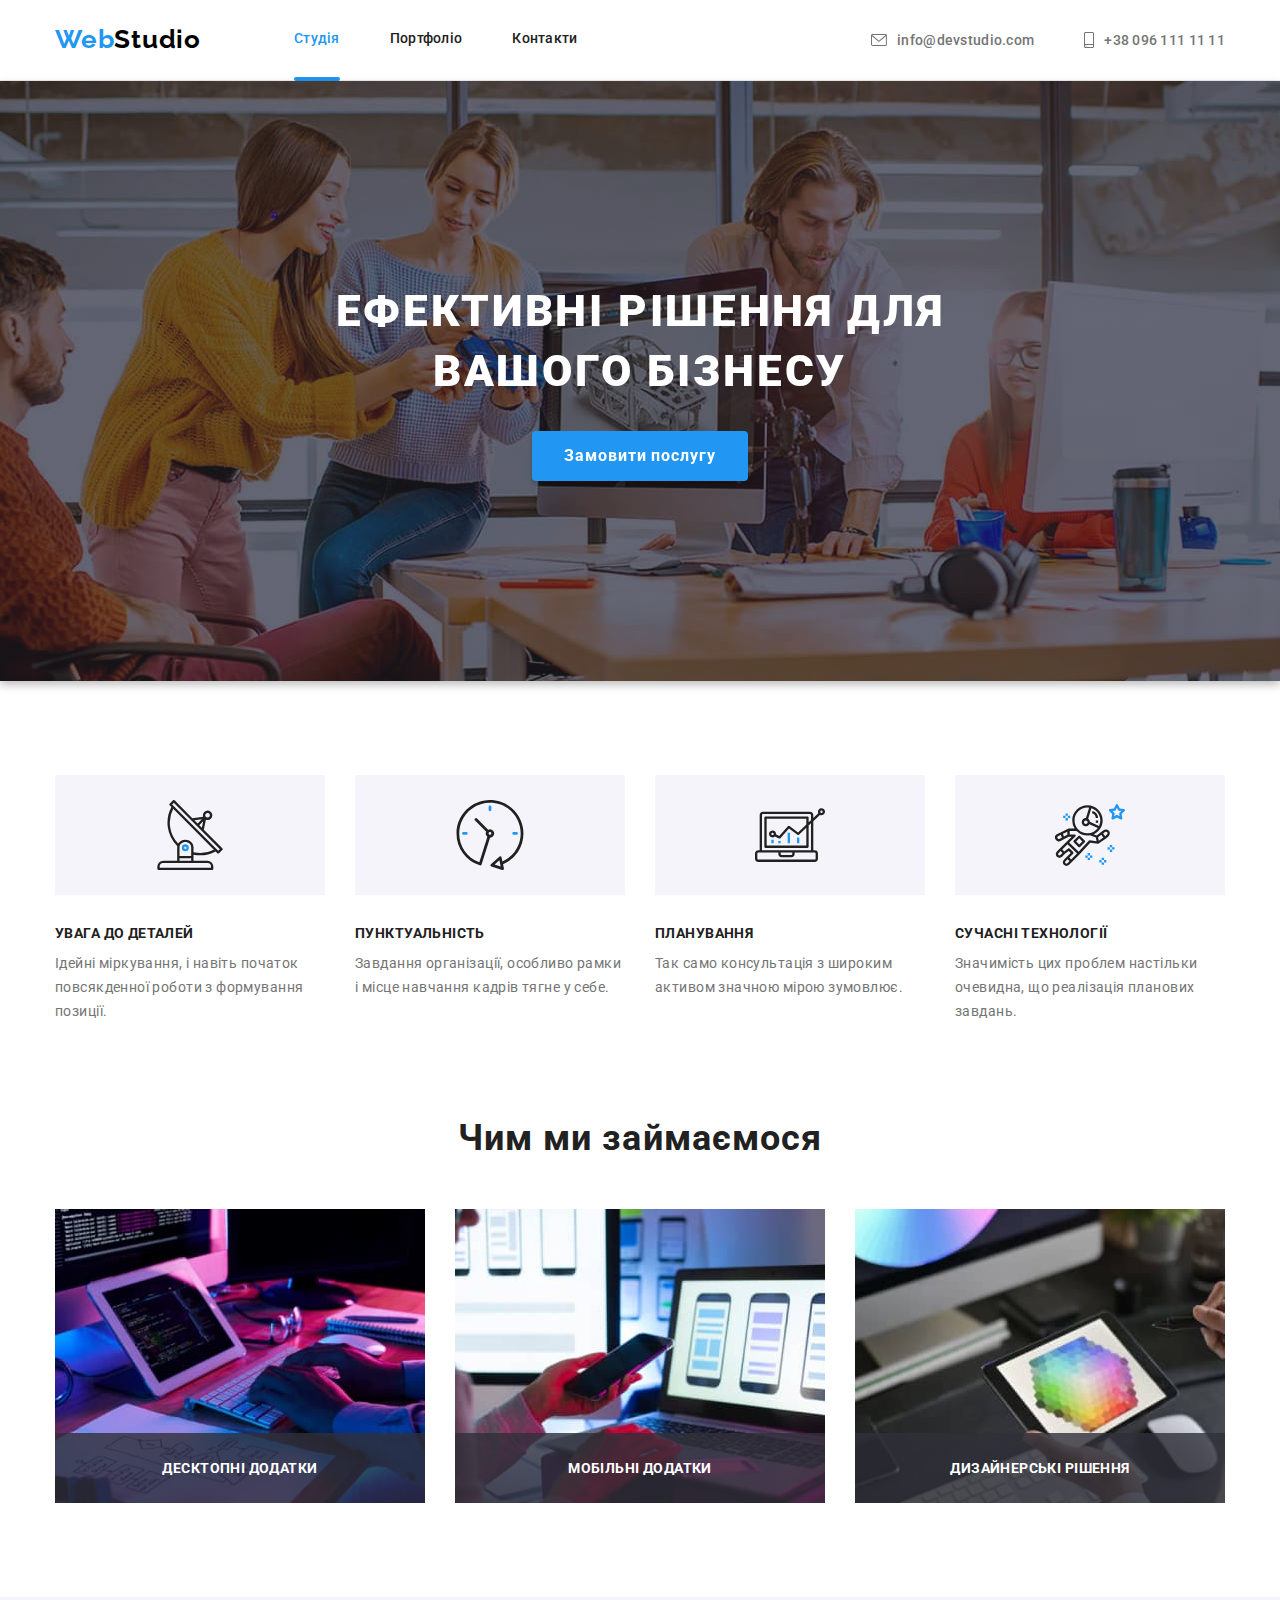
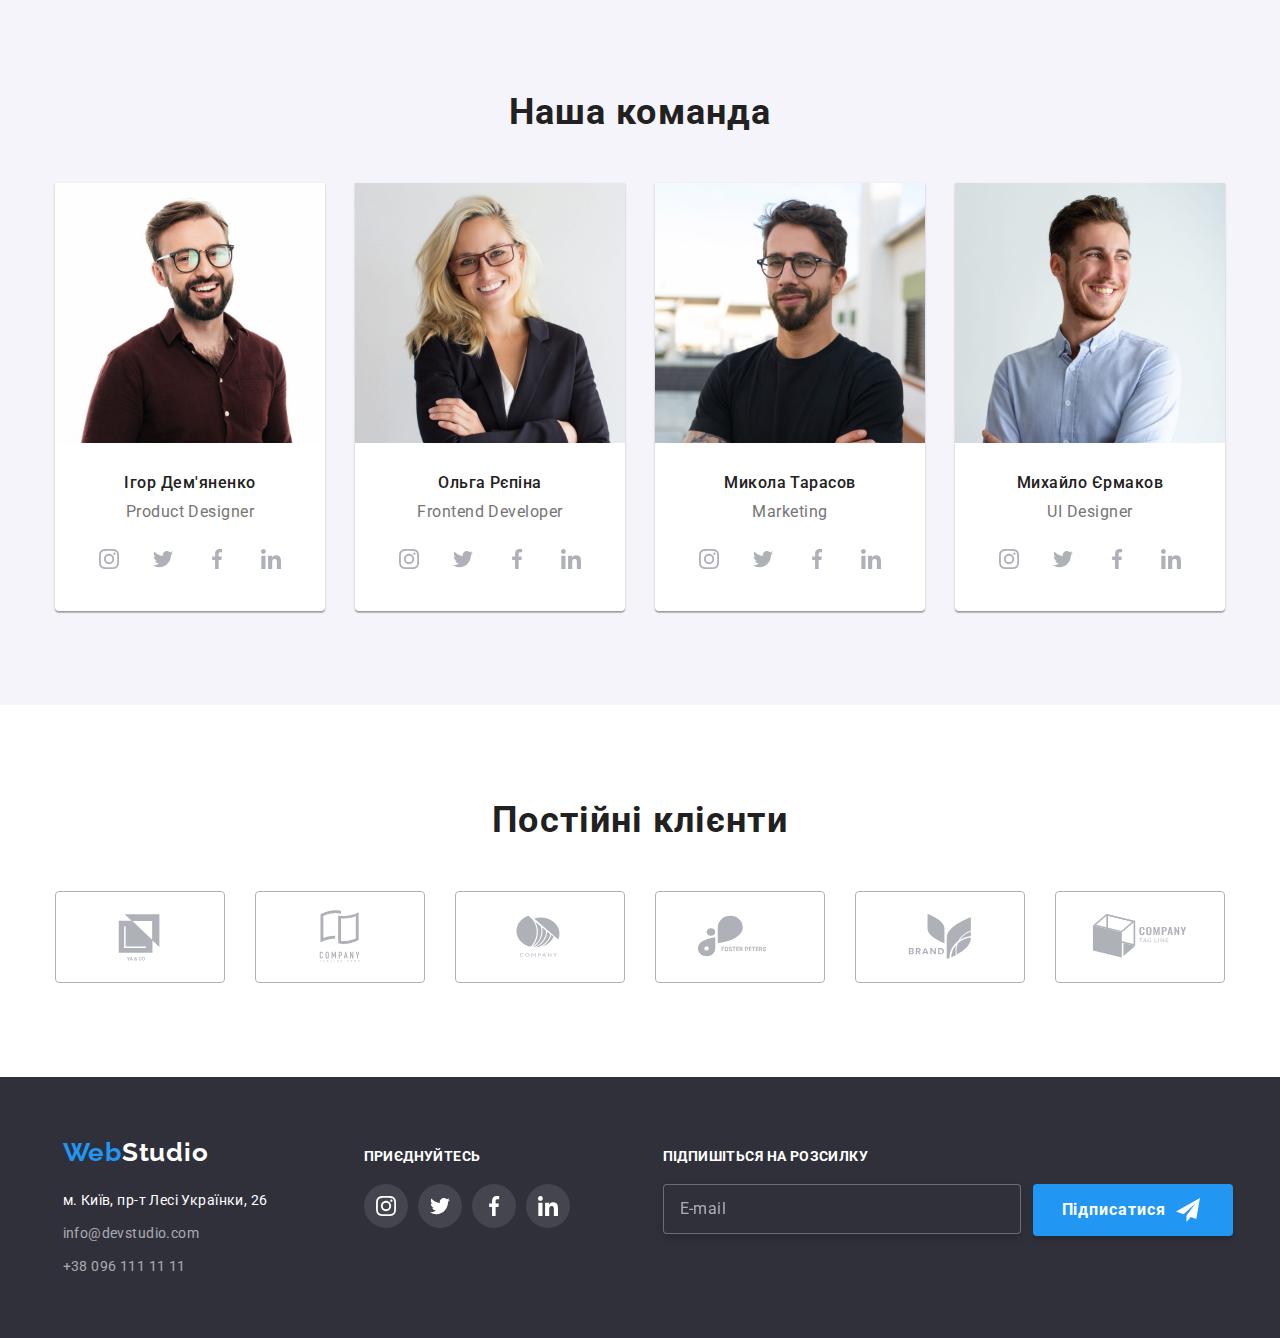
<file: index.html>
<!DOCTYPE html>
<html lang="uk">

<head>
  <meta charset="UTF-8" />
  <meta http-equiv="X-UA-Compatible" content="IE=edge" />
  <meta name="viewport" content="width=device-width, initial-scale=1.0" />
  <title>WebStudio</title>
  <link rel="preconnect" href="https://fonts.googleapis.com" />
  <link rel="preconnect" href="https://fonts.gstatic.com" crossorigin />
  <link href="https://fonts.googleapis.com/css2?family=Raleway:wght@700&family=Roboto:wght@400;500;700;900&display=swap"
    rel="stylesheet" />
  <link rel="stylesheet"
    href="https://cdnjs.cloudflare.com/ajax/libs/modern-normalize/1.1.0/modern-normalize.min.css" />
  <link rel="stylesheet" href="./css/styles.css" />
</head>

<body>
  <header class="page-header">
    <div class="container main-nav">
      <a href="./index.html" class="logo" lang="en"><span class="logo-accent-cl">Web</span>Studio</a>

      <nav>
        <ul class="site-nav list">
          <li class="site-item item">
            <a href="./index.html" class="site-nav-link current">Студія</a>
          </li>
          <li class="site-item item">
            <a href="./portfolio.html" class="site-nav-link">Портфоліо</a>
          </li>
          <li class="site-item item">
            <a href="" class="site-nav-link">Контакти</a>
          </li>
        </ul>
      </nav>

      <ul class="contact-nav list">
        <li class="item contact-link">
          <a href="mailto:info@devstudio.com" class="contact-nav-link">
            <svg class="contact-icon" width="16" height="12">
              <use href="./images/icons.svg#mail"></use>
            </svg>
            info@devstudio.com</a>
        </li>
        <li class="item contact-link">
          <a href="tel:+380961111111" class="contact-nav-link">
            <svg class="contact-icon" width="10" height="16">
              <use href="./images/icons.svg#smartphone"></use>
            </svg>
            +38 096 111 11 11</a>
        </li>
      </ul>
    </div>
  </header>

  <main>
    <!-- Hero -->
    <section class="hero overlay">
      <div class="container">
        <h1 class="hero-title">Ефективні рішення для вашого бізнесу</h1>
        <button data-modal-open class="hero-btn" type="button">Замовити послугу</button>
      </div>

    </section>

    <!-- Переваги -->
    <section class="section">
      <div class="container">
        <h2 class="features-title visually-hidden">Переваги</h2>
        <ul class="features list">
          <li class="features-list item icon-details">
            <div class="features-icon">
              <svg width="70" height="70">
                <use href="./images/icons.svg#antenna"></use>
              </svg>
            </div>
            <h3 class="features-subtitle">УВАГА ДО ДЕТАЛЕЙ</h3>
            <p>Ідейні міркування, і навіть початок повсякденної роботи з формування позиції.</p>
          </li>
          <li class="features-list item icon-time">
            <div class="features-icon">
              <svg width="70" height="70">
                <use href="./images/icons.svg#clock"></use>
              </svg>
            </div>
            <h3 class="features-subtitle">ПУНКТУАЛЬНІСТЬ</h3>
            <p>Завдання організації, особливо рамки і місце навчання кадрів тягне у себе.</p>
          </li>
          <li class="features-list item icon-planning">
            <div class="features-icon">
              <svg width="70" height="70">
                <use href="./images/icons.svg#diagram"></use>
              </svg>
            </div>
            <h3 class="features-subtitle">ПЛАНУВАННЯ</h3>
            <p>Так само консультація з широким активом значною мірою зумовлює.</p>
          </li>
          <li class="features-list item icon-tech">
            <div class="features-icon">
              <svg width="70" height="70">
                <use href="./images/icons.svg#astronaut"></use>
              </svg>
            </div>
            <h3 class="features-subtitle">СУЧАСНІ ТЕХНОЛОГІЇ</h3>
            <p>Значимість цих проблем настільки очевидна, що реалізація планових завдань.</p>
          </li>
        </ul>
      </div>
    </section>

    <!-- Чим ми займаємося-->
    <section class="section work-section">
      <div class="container">
        <h2 class="work-title">Чим ми займаємося</h2>
        <ul class="work list">
          <li class="item">
            <div class="work-thumb">
              <img src="./images/work/ipad-and-keyboard.jpg" alt="верстка макету" width="370" height="294" />
              <p class="work-txt">Десктопні додатки</p>
            </div>
          </li>
          <li class="item">
            <div class="work-thumb">
              <img src="./images/work/telephone-and-notebook.jpg" alt="макет" width="370" height="294" />
              <p class="work-txt">Мобільні додатки</p>
            </div>
          </li>
          <li class="item">
            <div class="work-thumb">
              <img src="./images/work/ipad.jpg" alt="підбір кольору" width="370" height="294" />
              <p class="work-txt">Дизайнерські рішення</p>
            </div>
          </li>
        </ul>
      </div>
    </section>

    <!-- Наша команда -->
    <section class="team-section section">
      <div class="container">
        <h2 class="team-title">Наша команда</h2>
        <ul class="team list">
          <li class="team-list item">
            <img class="team-pic" src="./images/team/igor-demyanenko.jpg" alt="Ігор Дем'яненко" width="270"
              height="260" />
            <div class="team-card">
              <h3 class="team-subtitle">Ігор Дем'яненко</h3>
              <p class="team-txt" lang="en">Product Designer</p>

              <ul class="socials list">
                <li class="social-item item">
                  <a class="social-link" href="https://www.instagram.com/" target="_blank" rel="noreferrer noopener"
                    aria-label="Instagram">
                    <svg class="social-icon" width="20" height="20">
                      <use href="./images/icons.svg#instagram"></use>
                    </svg>

                  </a>
                </li>
                <li class="social-item item">
                  <a class="social-link" href="https://twitter.com/" target="_blank" rel="noreferrer noopener"
                    aria-label="Twitter">
                    <svg class="social-icon" width="20" height="20">
                      <use href="./images/icons.svg#twitter"></use>
                    </svg>

                  </a>
                </li>
                <li class="social-item item">
                  <a class="social-link" href="https://www.facebook.com/" target="_blank" rel="noreferrer noopener"
                    aria-label="Facebook">
                    <svg class="social-icon" width="20" height="20">
                      <use href="./images/icons.svg#facebook"></use>
                    </svg>

                  </a>
                </li>
                <li class="social-item item">
                  <a class="social-link" href="https://www.linkedin.com/" target="_blank" rel="noreferrer noopener"
                    aria-label="Linkedin">
                    <svg class="social-icon" width="20" height="20">
                      <use href="./images/icons.svg#linkedin"></use>
                    </svg>

                  </a>
                </li>
              </ul>

            </div>
          </li>
          <li class="team-list item">
            <img class="team-pic" src="./images/team/olga-repina.jpg" alt="Ольга Рєпіна" width="270" height="260" />
            <div class="team-card">
              <h3 class="team-subtitle">Ольга Рєпіна</h3>
              <p class="team-txt" lang="en">Frontend Developer</p>

              <ul class="socials list">
                <li class="social-item item">
                  <a class="social-link" href="https://www.instagram.com/" target="_blank" rel="noreferrer noopener"
                    aria-label="Instagram">
                    <svg class="social-icon" width="20" height="20">
                      <use href="./images/icons.svg#instagram"></use>
                    </svg>

                  </a>
                </li>
                <li class="social-item item">
                  <a class="social-link" href="https://twitter.com/" target="_blank" rel="noreferrer noopener"
                    aria-label="Twitter">
                    <svg class="social-icon" width="20" height="20">
                      <use href="./images/icons.svg#twitter"></use>
                    </svg>

                  </a>
                </li>
                <li class="social-item item">
                  <a class="social-link" href="https://www.facebook.com/" target="_blank" rel="noreferrer noopener"
                    aria-label="Facebook">
                    <svg class="social-icon" width="20" height="20">
                      <use href="./images/icons.svg#facebook"></use>
                    </svg>

                  </a>
                </li>
                <li class="social-item item">
                  <a class="social-link" href="https://www.linkedin.com/" target="_blank" rel="noreferrer noopener"
                    aria-label="Linkedin">
                    <svg class="social-icon" width="20" height="20">
                      <use href="./images/icons.svg#linkedin"></use>
                    </svg>

                  </a>
                </li>
              </ul>
            </div>
          </li>
          <li class="team-list item">
            <img class="team-pic" src="./images/team/nikola-tarasov.jpg" alt="Микола Тарасов" width="270"
              height="260" />
            <div class="team-card">
              <h3 class="team-subtitle">Микола Тарасов</h3>
              <p class="team-txt" lang="en">Marketing</p>

              <ul class="socials list">
                <li class="social-item item">
                  <a class="social-link" href="https://www.instagram.com/" target="_blank" rel="noreferrer noopener"
                    aria-label="Instagram">
                    <svg class="social-icon" width="20" height="20">
                      <use href="./images/icons.svg#instagram"></use>
                    </svg>

                  </a>
                </li>
                <li class="social-item item">
                  <a class="social-link" href="https://twitter.com/" target="_blank" rel="noreferrer noopener"
                    aria-label="Twitter">
                    <svg class="social-icon" width="20" height="20">
                      <use href="./images/icons.svg#twitter"></use>
                    </svg>

                  </a>
                </li>
                <li class="social-item item">
                  <a class="social-link" href="https://www.facebook.com/" target="_blank" rel="noreferrer noopener"
                    aria-label="Facebook">
                    <svg class="social-icon" width="20" height="20">
                      <use href="./images/icons.svg#facebook"></use>
                    </svg>

                  </a>
                </li>
                <li class="social-item item">
                  <a class="social-link" href="https://www.linkedin.com/" target="_blank" rel="noreferrer noopener"
                    aria-label="Linkedin">
                    <svg class="social-icon" width="20" height="20">
                      <use href="./images/icons.svg#linkedin"></use>
                    </svg>

                  </a>
                </li>
              </ul>

            </div>
          </li>
          <li class="team-list item">
            <img class="team-pic" src="./images/team/mihael-ermakov.jpg" alt="Михайло Єрмаков" width="270"
              height="260" />
            <div class="team-card">
              <h3 class="team-subtitle">Михайло Єрмаков</h3>
              <p class="team-txt" lang="en">UI Designer</p>

              <ul class="socials list">
                <li class="social-item item">
                  <a class="social-link" href="https://www.instagram.com/" target="_blank" rel="noreferrer noopener"
                    aria-label="Instagram">
                    <svg class="social-icon" width="20" height="20">
                      <use href="./images/icons.svg#instagram"></use>
                    </svg>

                  </a>
                </li>
                <li class="social-item item">
                  <a class="social-link" href="https://twitter.com/" target="_blank" rel="noreferrer noopener"
                    aria-label="Twitter">
                    <svg class="social-icon" width="20" height="20">
                      <use href="./images/icons.svg#twitter"></use>
                    </svg>

                  </a>
                </li>
                <li class="social-item item">
                  <a class="social-link" href="https://www.facebook.com/" target="_blank" rel="noreferrer noopener"
                    aria-label="Facebook">
                    <svg class="social-icon" width="20" height="20">
                      <use href="./images/icons.svg#facebook"></use>
                    </svg>

                  </a>
                </li>
                <li class="social-item item">
                  <a class="social-link" href="https://www.linkedin.com/" target="_blank" rel="noreferrer noopener"
                    aria-label="Linkedin">
                    <svg class="social-icon" width="20" height="20">
                      <use href="./images/icons.svg#linkedin"></use>
                    </svg>

                  </a>
                </li>
              </ul>

            </div>
          </li>
        </ul>
      </div>
    </section>

    <!-- Постійні клієнти -->
    <section class="section">
      <div class="container">
        <h2 class="client-title">Постійні клієнти</h2>
        <ul class="clients list">
          <li class="clients-item item">
            <a href="" class="client-link">
              <svg class="client-card" width="106" height="60">
                <use href="./images/icons.svg#logo-client-1"></use>
              </svg>
            </a>

          </li>
          <li class="clients-item item">
            <a href="" class="client-link">
              <svg class="client-card" width="106" height="60">
                <use href="./images/icons.svg#logo-client-2"></use>
              </svg>
            </a>

          </li>
          <li class="clients-item item">
            <a href="" class="client-link">
              <svg class="client-card" width="106" height="60">
                <use href="./images/icons.svg#logo-client-3"></use>
              </svg>
            </a>

          </li>
          <li class="clients-item item">
            <a href="" class="client-link">
              <svg class="client-card" width="106" height="60">
                <use href="./images/icons.svg#logo-client-4"></use>
              </svg>
            </a>

          </li>
          <li class="clients-item item">
            <a href="" class="client-link">
              <svg class="client-card" width="106" height="60">
                <use href="./images/icons.svg#logo-client-5"></use>
              </svg>
            </a>

          </li>
          <li class="clients-item item">
            <a href="" class="client-link">
              <svg class="client-card" width="106" height="60">
                <use href="./images/icons.svg#logo-client-6"></use>
              </svg>
            </a>

          </li>
        </ul>

      </div>
    </section>

  </main>

  <!-- Підвал -->
  <footer class="footer">
    <div class="container footer-list">
      <div class="footer-contact">
        <a href="/index.html" class="logo logo-footer" lang="en"><span class="logo-accent-cl">Web</span><span
            class="logo-ft-cl">Studio</span></a>
        <address>
          <ul class="address list">
            <li class="item">
              <a class="link map" href="https://goo.gl/maps/srSNwpNVW98ARK6E7" target="_blank"
                rel="noreferrer noopener">м. Київ, пр-т Лесі Українки, 26</a>
            </li>
            <li class="item">
              <a href="mailto:info@devstudio.com" class="link">info@devstudio.com</a>
            </li>
            <li class="item"><a href="tel:+380961111111" class="link">+38 096 111 11 11</a></li>
          </ul>
        </address>
      </div>

      <!-- social footer -->
      <div class="socials-footer">
        <h3 class="socials-subtt-ft">
          Приєднуйтесь
        </h3>
        <ul class="socials socials-fl-list list">
          <li class="social-item item">
            <a class="social-link social-ft" href="https://www.instagram.com/" target="_blank" rel="noreferrer noopener"
              aria-label="Instagram">
              <svg class="social-icon" width="20" height="20">
                <use href="./images/icons.svg#instagram"></use>
              </svg>

            </a>
          </li>
          <li class="social-item item">
            <a class="social-link social-ft" href="https://twitter.com/" target="_blank" rel="noreferrer noopener"
              aria-label="Twitter">
              <svg class="social-icon" width="20" height="20">
                <use href="./images/icons.svg#twitter"></use>
              </svg>

            </a>
          </li>
          <li class="social-item item">
            <a class="social-link social-ft" href="https://www.facebook.com/" target="_blank" rel="noreferrer noopener"
              aria-label="Facebook">
              <svg class="social-icon" width="20" height="20">
                <use href="./images/icons.svg#facebook"></use>
              </svg>

            </a>
          </li>
          <li class="social-item item">
            <a class="social-link social-ft" href="https://www.linkedin.com/" target="_blank" rel="noreferrer noopener"
              aria-label="Linkedin">
              <svg class="social-icon" width="20" height="20">
                <use href="./images/icons.svg#linkedin"></use>
              </svg>

            </a>
          </li>
        </ul>
      </div>

      <!-- e-mail input -->
      <div class="subscription">
        <strong class="subscription-subtt">Підпишіться на розсилку</strong>
        <form class="footer-form">
          <label>
            <input class="footer-form-input" type="email" name="mail" placeholder="E-mail">
          </label>

          <button class="ft-btn" type="submit">
            Підписатися
            <svg class="subscription-icon" width="24" height="24">
              <use href="./images/icons.svg#send"></use>
            </svg>
          </button>
        </form>
      </div>

    </div>
  </footer>

  <!-- Modal window -->
  <div class="backdrop is-hidden" data-modal>
    <div class="modal">
      <button data-modal-close class="modal-btn">
        <svg class="modal-icon" width="11" height="11">
          <use href="./images/icons.svg#close"></use>
        </svg>
      </button>

      <form class="register-form" name="register-form">
        <strong class="modal-title">Залиште свої дані, ми вам передзвонимо</strong>

        <div class="register-form-group" role="group">
          <div class="modal-item">
            <label class="register-form-field">
              <span class="register-form-label">Ім'я</span>
              <input class="register-form-input" type="text" name="user_name">
              <svg class="register-form-icon" width="18" height="18">
                <use href="./images/icons.svg#user"></use>
              </svg>
            </label>
          </div>

          <div class="modal-item">
            <label class="register-form-field">
              <span class="register-form-label">Телефон</span>
              <input class="register-form-input" type="text" name="user_phone">
              <svg class="register-form-icon" width="18" height="18">
                <use href="./images/icons.svg#phone"></use>
              </svg>
            </label>
          </div>

          <div class="modal-item">
            <label class="register-form-field">
              <span class="register-form-label">Пошта</span>
              <input class="register-form-input" type="email" name="user_email">
              <svg class="register-form-icon" width="18" height="18">
                <use href="./images/icons.svg#mail-full"></use>
              </svg>
            </label>
          </div>

          <div class="modal-item">
            <label class="register-form-field">
              <span class="register-form-label">Коментар</span>
              <textarea class="register-form-message" name="user-message" rows="5"
                placeholder="Введіть текст"></textarea>
            </label>
          </div>
        </div>

        <label class="modal-checkbox-field">
          <input class="modal-checkbox-input visually-hidden" type="checkbox" name="user-agreement" />
          <svg class="modal-checkbox-icons" width="16" height="15">
            <use class="modal-checkbox-check" href="./images/icons.svg#check-full-cl"></use>
            <use class="modal-checkbox-empty" href="./images/icons.svg#check"></use>
          </svg>
          <span class="modal-checkbox-label">Погоджуюся з розсилкою та приймаю
            <a class="modal-checkbox-link" href="" target="_blank">Умови договору</a>
          </span>
        </label>

        <button class="register-btn" type="submit">Відправити</button>
      </form>
    </div>
  </div>

  <script src="./js/modal.js"></script>

</body>

</html>
</file>
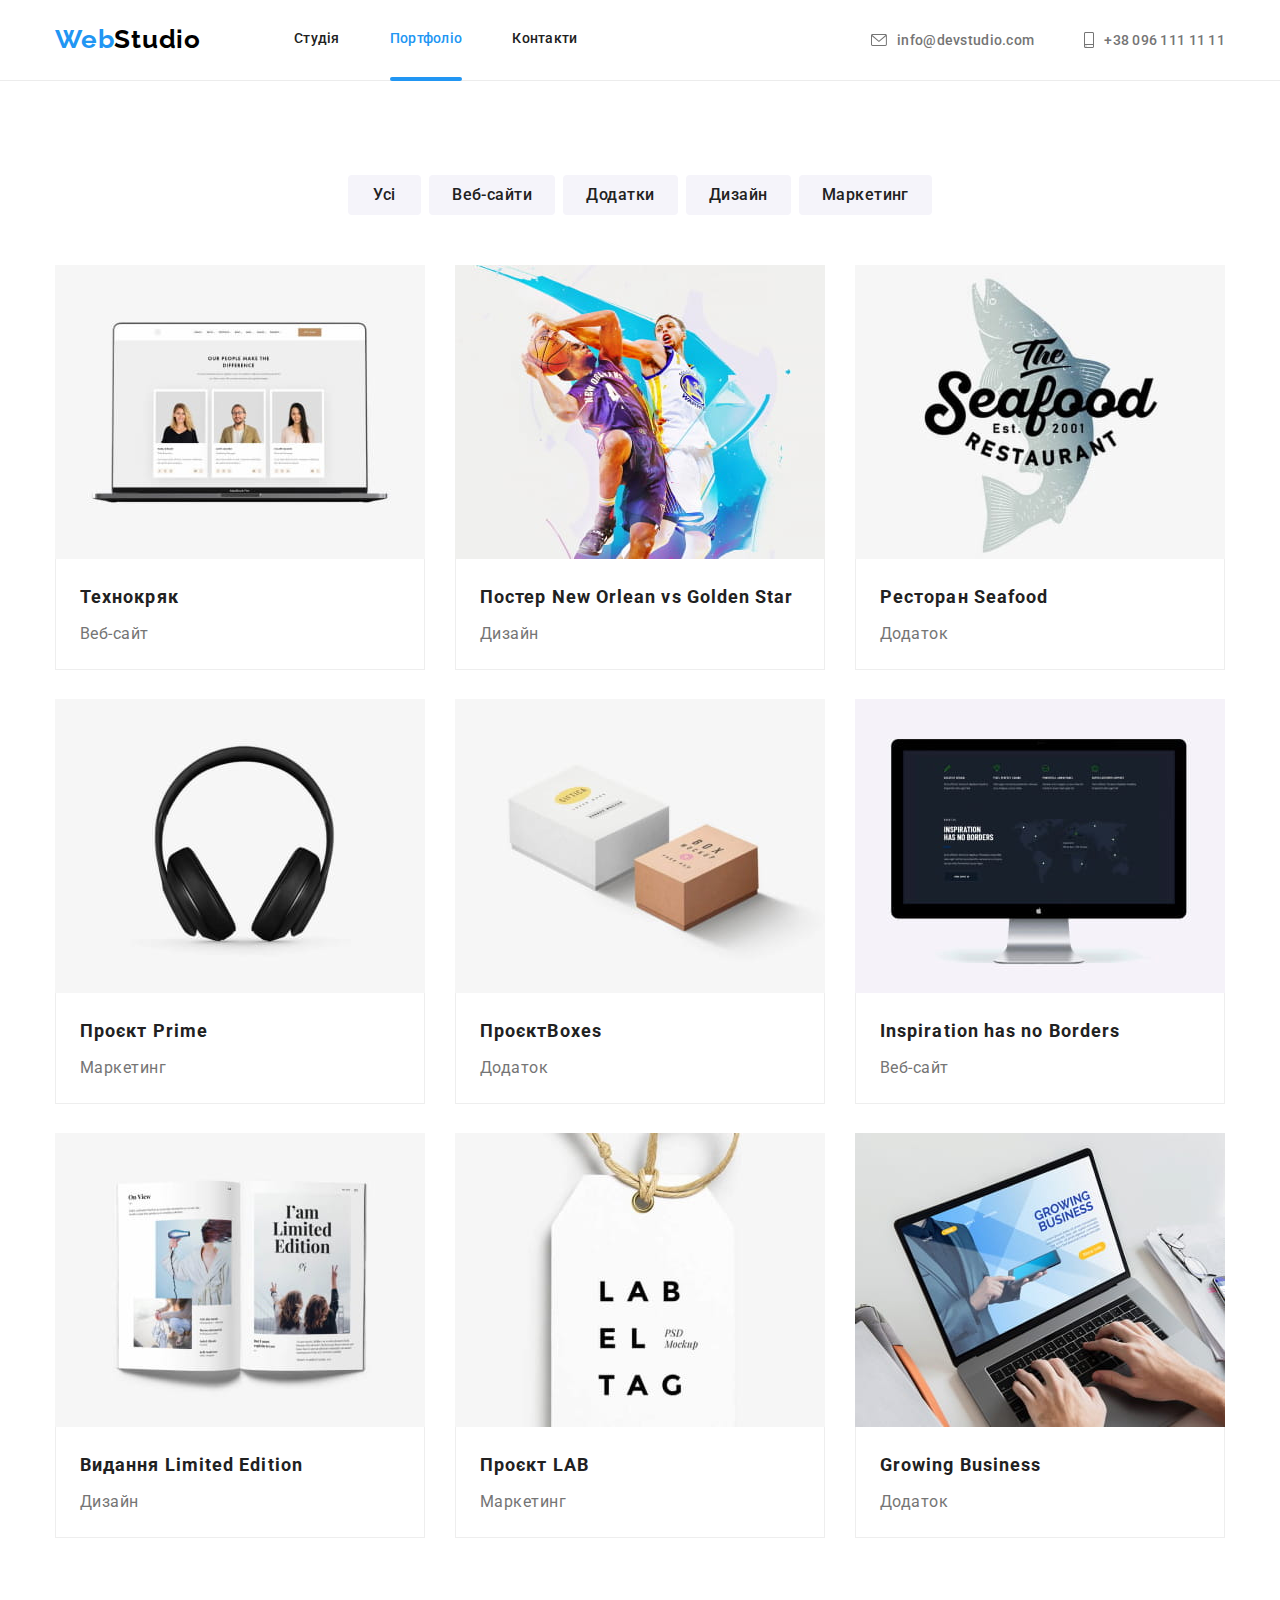
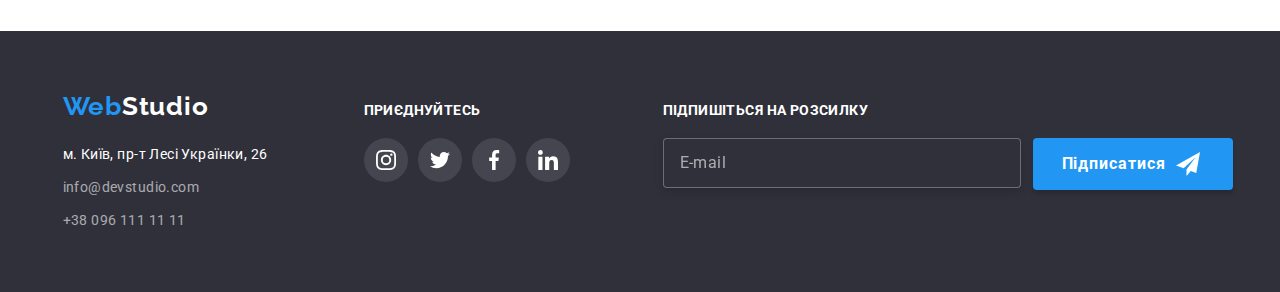
<file: portfolio.html>
<!DOCTYPE html>
<html lang="uk">

<head>
  <meta charset="UTF-8" />
  <meta http-equiv="X-UA-Compatible" content="IE=edge" />
  <meta name="viewport" content="width=device-width, initial-scale=1.0" />
  <title>Portfolio</title>
  <link rel="preconnect" href="https://fonts.googleapis.com" />
  <link rel="preconnect" href="https://fonts.gstatic.com" crossorigin />
  <link href="https://fonts.googleapis.com/css2?family=Raleway:wght@700&family=Roboto:wght@400;500;700;900&display=swap"
    rel="stylesheet" />
  <link rel="stylesheet"
    href="https://cdnjs.cloudflare.com/ajax/libs/modern-normalize/1.1.0/modern-normalize.min.css" />
  <link rel="stylesheet" href="./css/styles.css" />
</head>

<body>
  <header class="page-header">
    <div class="container main-nav">
      <a href="./index.html" class="logo" lang="en"><span class="logo-accent-cl">Web</span>Studio</a>

      <nav>
        <ul class="site-nav list">
          <li class="site-item item">
            <a href="./index.html" class="site-nav-link">Студія</a>
          </li>
          <li class="site-item item">
            <a href="./portfolio.html" class="site-nav-link current">Портфоліо</a>
          </li>
          <li class="site-item item">
            <a href="" class="site-nav-link">Контакти</a>
          </li>
        </ul>
      </nav>

      <ul class="contact-nav list">
        <li class="item contact-link">
          <a href="mailto:info@devstudio.com" class="contact-nav-link">
            <svg class="contact-icon" width="16" height="12">
              <use href="./images/icons.svg#mail"></use>
            </svg>
            info@devstudio.com</a>
        </li>
        <li class="item contact-link">
          <a href="tel:+380961111111" class="contact-nav-link">
            <svg class="contact-icon" width="10" height="16">
              <use href="./images/icons.svg#smartphone"></use>
            </svg>
            +38 096 111 11 11</a>
        </li>
      </ul>
    </div>
  </header>

  <main>
    <section class="section">
      <div class="container">
        <!-- Title-->
        <h1 class="portfolio-title visually-hidden">Портфоліо</h1>

        <!-- Фільтри -->
        <ul class="portfolio-filters list">
          <li class="item">
            <button class="portfolio-btn" type="button">Усі</button>
          </li>
          <li class="item">
            <button class="portfolio-btn" type="button">Веб-сайти</button>
          </li>
          <li class="item">
            <button class="portfolio-btn" type="button">Додатки</button>
          </li>
          <li class="item">
            <button class="portfolio-btn" type="button">Дизайн</button>
          </li>
          <li class="item">
            <button class="portfolio-btn" type="button">Маркетинг</button>
          </li>
        </ul>

        <!-- Проекти-->

        <ul class="gallery list">
          <li class="gallery-list item">
            <a href="" class="gallery-link link">
              <article class="product">

                <div class="gallery-card">
                  <img class="gallery-img" src="./images/portfolio/teсhnokryak.jpg" alt="Технокряк" width="370"
                    height="294" />

                  <div class="gallery-overlay">
                    <p>
                      Ресурс пропонує комплексні пропозиції з різним рівнем функціоналу та сервісів. Все це дозволить
                      відвідувачу отримати вичерпні відомості про компанію чи приватну особу.
                    </p>
                  </div>
                </div>

                <div class="gallery-card-desc">
                  <h2 class="portfolio-subtitle">Технокряк</h2>
                  <p class="portfolio-spec">Веб-сайт</p>
                </div>

              </article>
            </a>
          </li>
          <li class="gallery-list item">
            <a href="" class="gallery-link link">
              <article class="product">

                <div class="gallery-card">
                  <img class="gallery-img" src="./images/portfolio/new-orlean-vs-golden-star.jpg"
                    alt="Постер New Orlean vs Golden Star" width="370" height="294" />
                  <div class="gallery-overlay">
                    <p>
                      Ресурс пропонує комплексні пропозиції з різним рівнем функціоналу та сервісів. Все це дозволить
                      відвідувачу отримати вичерпні відомості про компанію чи приватну особу.
                    </p>
                  </div>
                </div>
                <div class="gallery-card-desc">
                  <h2 class="portfolio-subtitle">
                    Постер <span lang="en">New Orlean vs Golden Star</span>
                  </h2>
                  <p class="portfolio-spec">Дизайн</p>
                </div>

              </article>
            </a>
          </li>
          <li class="gallery-list item">
            <a href="" class="gallery-link link">
              <article class="product">

                <div class="gallery-card">
                  <img class="gallery-img" src="./images/portfolio/seafood.jpg" alt="Ресторан Seafood" width="370"
                    height="294" />
                  <div class="gallery-overlay">
                    <p>
                      Ресурс пропонує комплексні пропозиції з різним рівнем функціоналу та сервісів. Все це дозволить
                      відвідувачу отримати вичерпні відомості про компанію чи приватну особу.
                    </p>
                  </div>
                </div>
                <div class="gallery-card-desc">
                  <h2 class="portfolio-subtitle">Ресторан <span lang="en">Seafood</span></h2>
                  <p class="portfolio-spec">Додаток</p>
                </div>

              </article>
            </a>
          </li>
          <li class="gallery-list item">
            <a href="" class="gallery-link link">
              <article class="product">

                <div class="gallery-card">
                  <img class="gallery-img" src="./images/portfolio/prime.jpg" alt="Проєкт Prime" width="370"
                    height="294" />
                  <div class="gallery-overlay">
                    <p>
                      Ресурс пропонує комплексні пропозиції з різним рівнем функціоналу та сервісів. Все це дозволить
                      відвідувачу отримати вичерпні відомості про компанію чи приватну особу.
                    </p>
                  </div>
                </div>
                <div class="gallery-card-desc">
                  <h2 class="portfolio-subtitle">Проєкт <span lang="en">Prime</span></h2>
                  <p class="portfolio-spec">Маркетинг</p>
                </div>
              </article>
            </a>
          </li>
          <li class="gallery-list item">
            <a href="" class="gallery-link link">
              <article class="product">

                <div class="gallery-card">
                  <img class="gallery-img" src="./images/portfolio/boxes.jpg" alt="Проєкт Boxes" width="370"
                    height="294" />
                  <div class="gallery-overlay">
                    <p>
                      Ресурс пропонує комплексні пропозиції з різним рівнем функціоналу та сервісів. Все це дозволить
                      відвідувачу отримати вичерпні відомості про компанію чи приватну особу.
                    </p>
                  </div>
                </div>
                <div class="gallery-card-desc">
                  <h2 class="portfolio-subtitle">Проєкт<span lang="en">Boxes</span></h2>
                  <p class="portfolio-spec">Додаток</p>
                </div>

              </article>
            </a>
          </li>
          <li class="gallery-list item">
            <a href="" class="gallery-link link">
              <article class="product">

                <div class="gallery-card">
                  <img class="gallery-img" src="./images/portfolio/inspiration-has-no-borders.jpg"
                    alt="Inspiration has no Borders" width="370" height="294" />
                  <div class="gallery-overlay">
                    <p>
                      Ресурс пропонує комплексні пропозиції з різним рівнем функціоналу та сервісів. Все це дозволить
                      відвідувачу отримати вичерпні відомості про компанію чи приватну особу.
                    </p>
                  </div>
                </div>
                <div class="gallery-card-desc">
                  <h2 class="portfolio-subtitle" lang="en">Inspiration has no Borders</h2>
                  <p class="portfolio-spec">Веб-сайт</p>
                </div>
              </article>
            </a>
          </li>
          <li class="gallery-list item">
            <a href="" class="gallery-link link">
              <article class="product">

                <div class="gallery-card">
                  <img class="gallery-img" src="./images/portfolio/limited-edition.jpg" alt="Видання Limited Edition"
                    width="370" height="294" />
                  <div class="gallery-overlay">
                    <p>
                      Ресурс пропонує комплексні пропозиції з різним рівнем функціоналу та сервісів. Все це дозволить
                      відвідувачу отримати вичерпні відомості про компанію чи приватну особу.
                    </p>
                  </div>
                </div>

                <div class="gallery-card-desc">
                  <h2 class="portfolio-subtitle">Видання <span lang="en">Limited Edition</span></h2>
                  <p class="portfolio-spec">Дизайн</p>
                </div>

              </article>
            </a>
          </li>
          <li class="gallery-list item">
            <a href="" class="gallery-link link">

              <article class="product">
                <div class="gallery-card">
                  <img class="gallery-img" src="./images/portfolio/lab.jpg" alt="Проєкт LAB" width="370" height="294" />

                  <div class="gallery-overlay">
                    <p>
                      Ресурс пропонує комплексні пропозиції з різним рівнем функціоналу та сервісів. Все це дозволить
                      відвідувачу отримати вичерпні відомості про компанію чи приватну особу.
                    </p>
                  </div>

                </div>

                <div class="gallery-card-desc">
                  <h2 class="portfolio-subtitle">Проєкт <span lang="en">LAB</span></h2>
                  <p class="portfolio-spec">Маркетинг</p>
                </div>

              </article>
            </a>
          </li>
          <li class="gallery-list item">
            <a href="" class="gallery-link link">
              <article class="product">
                <div class="gallery-card">
                  <img class="gallery-img" src="./images/portfolio/growing-business.jpg" alt="Growing Business"
                    width="370" height="294" />

                  <div class="gallery-overlay">
                    <p>
                      Ресурс пропонує комплексні пропозиції з різним рівнем функціоналу та сервісів. Все це дозволить
                      відвідувачу отримати вичерпні відомості про компанію чи приватну особу.
                    </p>
                  </div>

                </div>

                <div class="gallery-card-desc">
                  <h2 class="portfolio-subtitle" lang="en">Growing Business</h2>
                  <p class="portfolio-spec">Додаток</p>
                </div>

              </article>
            </a>
          </li>
        </ul>
      </div>
    </section>
  </main>

  <!-- Підвал -->
  <footer class="footer">
    <div class="container footer-list">
      <div class="footer-contact">
        <a href="/index.html" class="logo logo-footer" lang="en"><span class="logo-accent-cl">Web</span><span
            class="logo-ft-cl">Studio</span></a>
        <address>
          <ul class="address list">
            <li class="item">
              <a class="link map" href="https://goo.gl/maps/srSNwpNVW98ARK6E7" target="_blank"
                rel="noreferrer noopener">м. Київ, пр-т Лесі Українки, 26</a>
            </li>
            <li class="item">
              <a href="mailto:info@devstudio.com" class="link">info@devstudio.com</a>
            </li>
            <li class="item"><a href="tel:+380961111111" class="link">+38 096 111 11 11</a></li>
          </ul>
        </address>
      </div>

      <!-- social footer -->
      <div class="socials-footer">
        <h3 class="socials-subtt-ft">
          Приєднуйтесь
        </h3>
        <ul class="socials socials-fl-list list">
          <li class="social-item item">
            <a class="social-link social-ft" href="https://www.instagram.com/" target="_blank" rel="noreferrer noopener"
              aria-label="Instagram">
              <svg class="social-icon" width="20" height="20">
                <use href="./images/icons.svg#instagram"></use>
              </svg>

            </a>
          </li>
          <li class="social-item item">
            <a class="social-link social-ft" href="https://twitter.com/" target="_blank" rel="noreferrer noopener"
              aria-label="Twitter">
              <svg class="social-icon" width="20" height="20">
                <use href="./images/icons.svg#twitter"></use>
              </svg>

            </a>
          </li>
          <li class="social-item item">
            <a class="social-link social-ft" href="https://www.facebook.com/" target="_blank" rel="noreferrer noopener"
              aria-label="Facebook">
              <svg class="social-icon" width="20" height="20">
                <use href="./images/icons.svg#facebook"></use>
              </svg>

            </a>
          </li>
          <li class="social-item item">
            <a class="social-link social-ft" href="https://www.linkedin.com/" target="_blank" rel="noreferrer noopener"
              aria-label="Linkedin">
              <svg class="social-icon" width="20" height="20">
                <use href="./images/icons.svg#linkedin"></use>
              </svg>

            </a>
          </li>
        </ul>
      </div>

      <!-- e-mail input -->
      <div class="subscription">
        <strong class="subscription-subtt">Підпишіться на розсилку</strong>
        <form class="footer-form">
          <label>
            <input class="footer-form-input" type="email" name="mail" placeholder="E-mail">
          </label>

          <button class="ft-btn" type="submit">
            Підписатися
            <svg class="subscription-icon" width="24" height="24">
              <use href="./images/icons.svg#send"></use>
            </svg>
          </button>
        </form>
      </div>

    </div>
  </footer>
</body>

</html>
</file>
<file: css/styles.css>
:root {
  /* Fonts */
  --main-font: 'Roboto', sans-serif;
  --secondary-font: 'Raleway', sans-serif;

  /* Text colors */
  --main-txt-cl: #757575;
  --heading-txt-cl: #212121;
  --dark-txt-cl: #000000;
  --light-txt-cl: #ffffff;
  --accent-txt-cl: #2196f3;
  --active-txt-cl: #188ce8;
  --ft-txt-cl: rgba(255, 255, 255, 0.6);
  --ph-txt-cl: rgba(117, 117, 117, 0.5);
  --phft-txt-cl: rgba(255, 255, 255, 0.6);

  /* Background colors */
  --bg-cl: #ffffff;
  --section-bg-cl: #f5f4fa;
  --accent-bg-cl: #2f303a;
  --card-bg-cl: rgba(33, 150, 243, 0.9);
  --desk-bg-cl: rgba(47, 48, 58, 0.8);
  --grey-bg-cl: rgba(255, 255, 255, 0.1);
  --modal-bg-cl: rgba(0, 0, 0, 0.2);

  /* Button colors */
  --accent-bt-cl: #2196f3;
  --active-bt-cl: #188ce8;
  --light-bt-cl: #ffffff;

  /* Line colors */
  --line-cl: #ececec;
  --border-ln-cl: #eeeeee;
  --border-card-cl: #afb1b8;

  /* Others */
}

body {
  margin: 0;

  color: var(--main-txt-cl);
  background-color: var(--bg-cl);
  font-family: var(--main-font);
  font-size: 14px;
  line-height: calc(24 / 14);
  letter-spacing: 0.03em;
}

img {
  display: block;
  max-width: 100%;
  height: auto;
}

/* reset */

.link,
.contact-nav-link {
  text-decoration: none;
  color: currentColor;
}

.list {
  list-style: none;
}

h1,
h2,
h3,
h4,
h5,
h6,
p,
ul {
  margin: 0;
  padding: 0;
}

/**
  |============================
  | Header
  |============================
*/

.page-header {
  max-width: 1600px;
  margin-right: auto;
  margin-left: auto;

  border-bottom: 1px solid var(--line-cl);
}

.container {
  width: 1200px;
  margin-left: auto;
  margin-right: auto;
  padding-right: 15px;
  padding-left: 15px;

  /* outline: 2px solid turquoise;
  outline-offset: -2px; */
}

.main-nav {
  display: flex;
  align-items: center;
}

/* Логотип  */

.logo {
  display: block;
  padding-top: 24px;
  padding-bottom: 25px;
  margin-right: 93px;

  color: var(--dark-txt-cl);
  font-family: var(--secondary-font);
  font-weight: 700;
  font-size: 26px;
  line-height: calc(31 / 26);
  letter-spacing: 0.03em;
  text-decoration: none;
}

.logo-accent-cl {
  color: var(--accent-txt-cl);
}

/* Меню  */

.site-nav {
  display: flex;
  color: var(--heading-txt-cl);
}

.site-item {
  position: relative;
}

.site-nav .item:not(:last-child),
.contact-nav .item:not(:last-child) {
  margin-right: 50px;
}

.site-nav-link,
.contact-nav-link {
  padding-top: 32px;
  padding-bottom: 32px;
  padding-right: 0;
  padding-left: 0;

  color: var(--heading-txt-cl);
  font-family: inherit;
  font-weight: 500;
  line-height: calc(16 / 14);
  letter-spacing: 0.02em;
  text-decoration: none;

  transition: color 250ms cubic-bezier(0.4, 0, 0.2, 1);
}

.site-nav-link:hover,
.site-nav-link:focus,
.contact-nav-link:hover,
.contact-nav-link:focus {
  color: var(--accent-txt-cl);
  cursor: pointer;
}

.current {
  color: var(--accent-txt-cl);
  transition: background 250ms cubic-bezier(0.4, 0, 0.2, 1);
}

.current::after {
  content: '';
  position: relative;
  top: 95%;
  right: 0;

  display: block;
  width: 100%;
  height: 4px;
  background: var(--accent-bt-cl);
  border-radius: 2px;
}

/* Контакти */

.contact-nav {
  display: flex;
  margin-left: auto;
}

.contact-nav-link {
  display: flex;
  align-items: center;

  color: var(--main-txt-cl);
}

.contact-link .site-nav-link:active {
  color: var(--active-txt-cl);
}

.contact-icon:hover,
.contact-icon:focus {
  fill: var(--accent-txt-cl);

  cursor: pointer;
}

.contact-icon {
  margin-right: 10px;
  align-items: center;

  fill: currentColor;
}

/**
  |============================
  | Hero
  |============================
*/

.hero {
  padding-top: 200px;
  padding-bottom: 200px;

  background-color: var(--accent-bg-cl);
  text-align: center;

  filter: drop-shadow(0px 4px 4px rgba(0, 0, 0, 0.25));

  /* outline: 2px solid turquoise; */
}

.overlay {
  max-width: 1600px;
  margin-left: auto;
  margin-right: auto;

  background-image: linear-gradient(to right, rgba(47, 48, 58, 0.4), rgba(47, 48, 58, 0.4)),
    url(../images/hero/hero.jpg);
  background-repeat: no-repeat;
  background-position: center;
  background-size: cover;
}

.hero-title {
  margin-left: auto;
  margin-right: auto;
  margin-bottom: 30px;
  width: 696px;
  justify-content: center;

  color: var(--light-txt-cl);
  font-weight: 900;
  font-size: 44px;
  line-height: calc(60 / 44);
  text-align: center;
  letter-spacing: 0.06em;
  text-transform: uppercase;
}

.hero-btn {
  display: inline-block;
  padding: 9px 31px;
  margin-left: auto;
  margin-right: auto;
  min-width: 214px;

  color: var(--light-txt-cl);
  font-family: inherit;
  font-weight: 700;
  font-size: 16px;
  line-height: calc(30 / 16);

  align-items: center;
  text-align: center;
  letter-spacing: 0.06em;
  cursor: pointer;

  border: 1px solid transparent;
  /* bg */
  background: var(--accent-bt-cl);
  box-shadow: 0px 4px 4px rgba(0, 0, 0, 0.15);
  border-radius: 4px;

  transition: background-color 250ms cubic-bezier(0.4, 0, 0.2, 1);
}

.hero-btn:hover,
.hero-btn:focus {
  background-color: var(--active-bt-cl);
  cursor: pointer;
}

/**
  |============================
  | Features
  |============================
*/

.section {
  padding-top: 94px;
  padding-bottom: 94px;
}

.features-title,
.work-title,
.team-title,
.portfolio-title,
.client-title {
  margin-bottom: 50px;

  color: var(--heading-txt-cl);
  font-weight: 700;
  font-size: 36px;
  line-height: calc(42 / 36);
  letter-spacing: 0.03em;
  text-align: center;
}

.visually-hidden {
  position: absolute;
  width: 1px;
  height: 1px;
  margin: -1px;
  border: 0;
  padding: 0;
  white-space: nowrap;
  clip-path: inset(100%);
  clip: rect(0 0 0 0);
  overflow: hidden;
}

.features {
  display: flex;
  align-items: flex-start;
  gap: 30px;
}

.features-icon {
  display: flex;
  width: 270px;
  height: 120px;
  padding: 0;
  margin: 0;
  justify-content: center;
  align-items: center;

  background-color: var(--section-bg-cl);
}

.features-subtitle {
  margin-top: 30px;
  margin-bottom: 10px;

  color: var(--heading-txt-cl);
  font-weight: 700;
  font-size: 14px;
  letter-spacing: 0.03em;
  line-height: calc(16 / 14);
  text-transform: uppercase;
}

/**
  |============================
  | Work
  |============================
*/

.work-section {
  padding-top: 0;
}

.work {
  display: flex;
  align-items: center;
  gap: 30px;
}

.work-thumb {
  position: relative;
}

.work-txt {
  position: absolute;
  right: 0;
  bottom: 0;
  width: 100%;
  height: 70px;

  display: flex;
  align-items: center;
  justify-content: center;

  color: var(--light-txt-cl);
  background-color: var(--desk-bg-cl);
  font-weight: 700;
  font-size: 14px;
  line-height: calc(16 / 14);
  letter-spacing: 0.03em;
  text-transform: uppercase;
}

/**
  |============================
  | Team
  |============================
*/

.team-section {
  background-color: var(--section-bg-cl);
}

.team {
  display: flex;
  gap: 30px;
}

.team-list {
  background: var(--bg-cl);

  box-shadow: 0px 1px 3px rgba(0, 0, 0, 0.12), 0px 1px 1px rgba(0, 0, 0, 0.14),
    0px 2px 1px rgba(0, 0, 0, 0.2);
  border-radius: 0px 0px 4px 4px;
}

.team-card {
  padding-top: 30px;
  padding-bottom: 30px;
}

.team-subtitle {
  margin-bottom: 10px;

  color: var(--heading-txt-cl);
  font-weight: 500;
  font-size: 16px;
  line-height: calc(19 / 16);
  text-align: center;
  letter-spacing: 0.03em;
}

.team-txt {
  margin-bottom: 16px;
  font-size: 16px;
  line-height: calc(19 / 16);
  text-align: center;
  letter-spacing: 0.03em;
}

/* socials */
.socials {
  display: flex;
  justify-content: center;
  align-items: center;
  gap: 10px;
}

.social-link {
  display: flex;
  align-items: center;
  justify-content: center;

  width: 44px;
  height: 44px;

  color: var(--border-card-cl);
  background-color: var(--light-bt-cl);
  border-radius: 50%;

  transition: color 250ms cubic-bezier(0.4, 0, 0.2, 1),
    background-color 250ms cubic-bezier(0.4, 0, 0.2, 1);
}

.social-link:hover,
.social-link:focus {
  color: var(--light-bt-cl);
  background-color: var(--accent-bt-cl);

  cursor: pointer;
}

.social-icon {
  fill: currentColor;
}

/**
  |============================
  | Clients
  |============================
*/
.clients {
  display: flex;
  align-items: flex-start;
  gap: 30px;
}
.clients-item {
  width: 170px;
  height: 92px;
}

.client-link {
  width: 100%;
  height: 100%;
  display: flex;
  align-items: center;
  justify-content: center;

  fill: var(--border-card-cl);
  border: 1px solid var(--border-card-cl);
  border-radius: 4px;

  transition: fill 250ms cubic-bezier(0.4, 0, 0.2, 1), border 250ms cubic-bezier(0.4, 0, 0.2, 1);
}

.client-link:hover,
.client-link:focus {
  fill: var(--accent-bt-cl);
  border: 1px solid var(--accent-bt-cl);

  cursor: pointer;
}

/**
  |============================
  | Portfolio filters 
  |============================
*/

.portfolio-filters {
  display: flex;
  margin-bottom: 50px;
  justify-content: center;
  align-items: center;
}

.portfolio-filters .item + .item {
  margin-left: 8px;
}

.portfolio-btn {
  display: inline-block;
  padding: 6px 22px;
  min-width: 73px;

  color: var(--heading-txt-cl);
  background: var(--section-bg-cl);
  font-family: inherit;
  font-weight: 500;
  font-size: 16px;
  line-height: calc(26 / 16);
  text-align: center;
  letter-spacing: 0.03em;

  cursor: pointer;
  border: 1px solid transparent;
  border-radius: 4px;

  transition: color 250ms cubic-bezier(0.4, 0, 0.2, 1),
    background 250ms cubic-bezier(0.4, 0, 0.2, 1), box-shadow 250ms cubic-bezier(0.4, 0, 0.2, 1);
}

.portfolio-btn:hover,
.portfolio-btn:focus {
  /* padding: 6px 25px; */
  color: var(--light-txt-cl);
  background: var(--accent-bt-cl);
  box-shadow: 0px 3px 1px rgba(0, 0, 0, 0.1), 0px 1px 2px rgba(0, 0, 0, 0.08),
    0px 2px 2px rgba(0, 0, 0, 0.12);
}

/**
  |============================
  | Portfolio gallery
  |============================
*/

.gallery {
  display: flex;
  flex-wrap: wrap;
}

.gallery-list {
  display: block;
  width: 370px;
  height: 404px;

  background: var(--bg-cl);
}

.gallery-link {
  transition: box-shadow 250ms cubic-bezier(0.4, 0, 0.2, 1);
}

.gallery-list a:hover .product,
.gallery-list a:focus .product {
  box-shadow: 0px 1px 1px rgba(0, 0, 0, 0.12), 0px 4px 4px rgba(0, 0, 0, 0.06),
    1px 4px 6px rgba(0, 0, 0, 0.16);
}

.gallery-card {
  position: relative;
  overflow: hidden;
}

.gallery-overlay {
  position: absolute;
  top: 0;
  left: 0;
  width: 100%;
  height: 100%;

  padding-top: 63px;
  padding-right: 24px;
  padding-left: 24px;

  color: var(--bg-cl);
  background-color: var(--card-bg-cl);
  font-size: 18px;
  line-height: calc(28 / 18);
  letter-spacing: 0.03em;

  opacity: 0;
  transition: transform 250ms cubic-bezier(0.4, 0, 0.2, 1),
    opacity 250ms cubic-bezier(0.4, 0, 0.2, 1);
  transform: translateY(100%);
}

.gallery-link:hover .gallery-overlay,
.gallery-link:focus .gallery-overlay {
  transform: translateY(0);
  opacity: 1;
}

.gallery-card-desc {
  padding-top: 20px;
  padding-right: 24px;
  padding-bottom: 20px;
  padding-left: 24px;

  border-right: 1px solid var(--border-ln-cl);
  border-bottom: 1px solid var(--border-ln-cl);
  border-left: 1px solid var(--border-ln-cl);
}

.portfolio-subtitle {
  margin-bottom: 4px;

  color: var(--heading-txt-cl);
  font-weight: 700;
  font-size: 18px;
  line-height: calc(36 / 18);
  letter-spacing: 0.06em;
}

.gallery-list:not(:nth-child(3n)) {
  margin-right: 30px;
}

.gallery-list:not(:nth-last-child(-n + 3)) {
  margin-bottom: 30px;
}

.portfolio-spec {
  font-size: 16px;
  line-height: calc(30 / 16);
  letter-spacing: 0.03em;
}

/**
  |============================
  | Footer
  |============================
*/

.footer {
  padding-top: 60px;
  padding-bottom: 60px;
  padding-left: 15px;

  color: var(--light-txt-cl);
  background-color: var(--accent-bg-cl);
}

.footer-list {
  display: flex;
  align-items: baseline;
}

.footer-contact {
  margin-right: 70px;
  flex-grow: 1;
}

.logo-footer {
  margin-bottom: 20px;
  margin-right: 0;
  padding: 0;
}

.logo-ft-cl {
  color: var(--light-txt-cl);
}

.address {
  color: var(--ft-txt-cl);
  font-style: normal;
  line-height: calc(24 / 14);
}

.address .link {
  transition: color 250ms cubic-bezier(0.4, 0, 0.2, 1);
}

.address .link:hover,
.address .link:focus {
  color: var(--accent-txt-cl);
  cursor: pointer;
}

.address .item + .item {
  margin-top: 9px;
}

.map {
  color: var(--light-txt-cl);
}

/* social footer */

.socials-footer {
  margin-right: 93px;
}

.socials-footer,
.subscription {
  display: flex;
  justify-content: start;
  align-items: flex-start;
  flex-direction: column;
}

.socials-subtt-ft,
.subscription-subtt {
  margin-bottom: 20px;
  align-items: baseline;
  align-content: center;

  font-weight: 700;
  font-size: 14px;
  line-height: calc(16 / 14);
  letter-spacing: 0.03em;
  text-transform: uppercase;

  color: var(--light-txt-cl);
}

.socials-fl-list {
  justify-content: start;
  align-items: flex-start;
}
.social-link-ft {
  color: var(--border-card-cl);
  background-color: var(--light-bt-cl);
  border-radius: 50%;
}

.social-ft {
  color: var(--light-bt-cl);
  background-color: var(--grey-bg-cl);
  border-radius: 50%;
}

/* e-mail input */

.footer-form {
  display: flex;
  gap: 12px;
}

.footer-form-input {
  height: 50px;
  width: 358px;

  padding-top: 15px;
  padding-right: 16px;
  padding-bottom: 15px;
  padding-left: 16px;

  color: var(--light-txt-cl);
  background: var(--accent-bg-cl);
  border: 1px solid rgba(255, 255, 255, 0.3);
  filter: drop-shadow(0px 4px 4px rgba(0, 0, 0, 0.15));
  border-radius: 4px;

  outline: none;
}

.ft-btn {
  display: inline-flex;
  padding: 10px 28px;
  margin-left: auto;
  margin-right: auto;
  min-width: 200px;

  color: var(--light-txt-cl);
  font-family: inherit;
  font-weight: 700;
  font-size: 16px;
  line-height: calc(30 / 16);

  align-items: center;
  text-align: center;
  letter-spacing: 0.06em;
  cursor: pointer;

  border: 1px solid transparent;
  /* bg */
  background: var(--accent-bt-cl);
  box-shadow: 0px 4px 4px rgba(0, 0, 0, 0.15);
  border-radius: 4px;

  transition: background-color 250ms cubic-bezier(0.4, 0, 0.2, 1);
}

.ft-btn:hover,
.ft-btn:focus {
  background-color: var(--active-bt-cl);
  cursor: pointer;
}

.subscription-icon {
  /* display: flex; */
  align-items: center;
  margin-left: 10px;

  padding: 0;
  fill: var(--light-bt-cl);
}

input[name='mail']::placeholder {
  font-size: 16px;
  line-height: calc(20 / 16);
  letter-spacing: 0.03em;

  color: var(--phft-txt-cl);
}

/**
  |============================
  | Modal window
  |============================
*/

.backdrop {
  position: fixed;
  top: 0;
  left: 0;
  /* z-index: 1000; */

  width: 100%;
  height: 100%;
  background-color: var(--modal-bg-cl);

  transition: opacity 250ms cubic-bezier(0.4, 0, 0.2, 1),
    visibility 250ms cubic-bezier(0.4, 0, 0.2, 1);
}

.backdrop.is-hidden {
  opacity: 0;
  pointer-events: none;
  visibility: hidden;
}

.modal {
  position: absolute;
  top: 50%;
  left: 50%;
  transform: translate(-50%, -50%);

  padding-top: 40px;
  padding-right: 40px;
  padding-bottom: 40px;
  padding-left: 40px;

  width: 528px;
  /* height: 581px; */

  background-color: var(--bg-cl);
  box-shadow: 0px 1px 3px rgba(0, 0, 0, 0.12), 0px 1px 1px rgba(0, 0, 0, 0.14),
    0px 2px 1px rgba(0, 0, 0, 0.2);
  border-radius: 4px;
}

.modal-btn {
  position: absolute;
  top: 8px;
  right: 8px;

  width: 30px;
  height: 30px;

  display: flex;
  align-items: center;
  justify-content: center;

  background-color: var(--bg-cl);
  border: 1px solid rgba(0, 0, 0, 0.1);
  border-radius: 50%;

  cursor: pointer;
}

.modal-icon {
  display: flex;
  align-items: center;
  justify-content: center;

  padding: 0;
  fill: currentColor;
  background: transparent;

  transition: color 250ms cubic-bezier(0.4, 0, 0.2, 1);
}

.modal-btn:hover,
.modal-btn:focus {
  color: var(--accent-bt-cl);
  cursor: pointer;
}

/**
  |============================
  | Register form
  |============================
*/
.modal-title {
  display: block;
  margin-bottom: 12px;

  font-weight: 700;
  font-size: 20px;
  line-height: calc(23 / 20);
  text-align: center;
  letter-spacing: 0.03em;

  color: var(--heading-txt-cl);
}

.modal-item {
  display: flex;
}

.modal-item:not(:last-child) {
  margin-bottom: 10px;
}

.register-form-group {
  position: relative;
  display: block;
  /* margin-top: 12px; */
  margin-bottom: 20px;
}

.register-form-field {
  position: relative;
  display: flex;
  flex-wrap: wrap;
}

.register-form-label {
  margin-bottom: 4px;
  font-size: 12px;
  line-height: calc(14 / 12);
  letter-spacing: 0.01em;
}

.register-form-input {
  width: 448px;
  height: 40px;
  left: 576px;
  top: 314px;

  padding-top: 12px;
  padding-right: 42px;
  padding-bottom: 12px;
  padding-left: 42px;

  border: 1px solid rgba(33, 33, 33, 0.2);
  border-radius: 4px;
  outline: transparent;

  transition: border 250ms cubic-bezier(0.4, 0, 0.2, 1);
}

.register-form-input:hover,
.register-form-input:focus,
.register-form-message:hover,
.register-form-message:focus {
  border: 1px solid var(--accent-bt-cl);
}

textarea {
  resize: vertical;
}

.register-form-message {
  display: block;
  width: 448px;
  height: 120px;

  padding-top: 12px;
  padding-right: 16px;
  padding-bottom: 12px;
  padding-left: 16px;

  resize: none;
  border: 1px solid rgba(33, 33, 33, 0.2);
  border-radius: 4px;
  outline: transparent;

  transition: border 250ms cubic-bezier(0.4, 0, 0.2, 1);
}

.register-form-icon {
  position: absolute;
  top: 29px;
  left: 12px;

  fill: var(--heading-txt-cl);

  transition: fill 250ms cubic-bezier(0.4, 0, 0.2, 1);
}

.register-form-input:hover + .register-form-icon,
.register-form-input:focus + .register-form-icon {
  fill: var(--accent-bt-cl);
}

textarea::placeholder {
  font-size: 12px;
  line-height: calc(14 / 12);
  letter-spacing: 0.01em;

  color: var(--ph-txt-cl);
}

.modal-checkbox-field {
  display: flex;
  flex-wrap: wrap;
  align-items: center;
  justify-content: center;

  /* margin-right: 7px; */
  margin-bottom: 30px;
}

/* .modal-checkbox-input:focus + .modal-checkbox-icons {
  outline: 1px solid rgb(8, 70, 192);
  outline-offset: 1px;
  border-radius: 2px;
} */

.modal-checkbox-icons {
  margin-right: 7px;
  border-radius: 2px;
}

.modal-checkbox-input:checked + .modal-checkbox-icons .modal-checkbox-check {
  opacity: 1;
}

.modal-checkbox-check {
  opacity: 0;
  fill: var(--accent-bt-cl);

  transition: opacity 250ms cubic-bezier(0.4, 0, 0.2, 1);
}

.modal-checkbox-input:checked + .modal-checkbox-icons .modal-checkbox-empty {
  opacity: 0;
}

.modal-checkbox-empty {
  opacity: 1;

  fill: var(--heading-txt-cl);
  transition: opacity 250ms cubic-bezier(0.4, 0, 0.2, 1);
}

.modal-checkbox-label {
  display: block;

  color: var(--main-txt-cl);
  user-select: none;
}

.modal-checkbox-link {
  text-decoration-line: underline;
  color: var(--accent-txt-cl);
}

.register-btn {
  display: flex;
  padding: 10px 52px;
  margin-left: auto;
  margin-right: auto;
  min-width: 200px;

  color: var(--light-txt-cl);
  font-family: inherit;
  font-weight: 700;
  font-size: 16px;
  line-height: calc(30 / 16);

  align-items: center;
  text-align: center;
  letter-spacing: 0.06em;
  cursor: pointer;

  border: 1px solid transparent;
  /* bg */
  background: var(--accent-bt-cl);
  box-shadow: 0px 4px 4px rgba(0, 0, 0, 0.15);
  border-radius: 4px;

  transition: background-color 250ms cubic-bezier(0.4, 0, 0.2, 1);
}

.register-btn:hover,
.register-btn:focus {
  background-color: var(--active-bt-cl);
  cursor: pointer;
}
</file>
